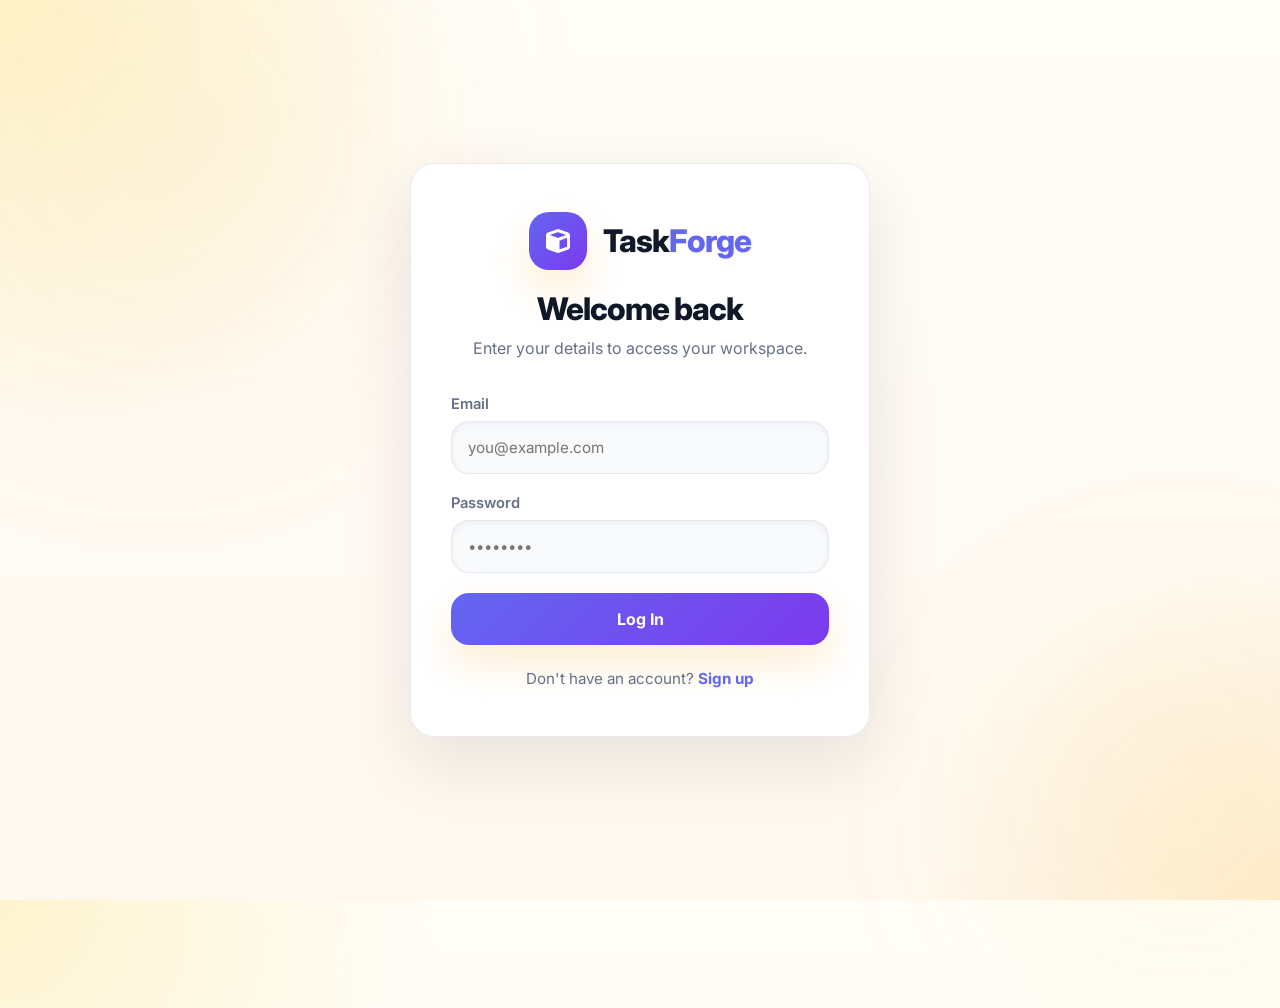
<file: index.html>
<!DOCTYPE html>
<html lang="en">

<head>
    <meta charset="UTF-8">
    <meta name="viewport" content="width=device-width, initial-scale=1.0">
    <title>Dashboard - TaskForge</title>
    <link rel="stylesheet" href="styles.css">
    <link rel="stylesheet" href="https://cdnjs.cloudflare.com/ajax/libs/font-awesome/6.4.0/css/all.min.css">
    <link href="https://fonts.googleapis.com/css2?family=Inter:wght@400;500;600;700&display=swap" rel="stylesheet">
</head>

<body class="light-theme">
    <div id="loader" class="loader-overlay">
        <div class="spinner"></div>
    </div>

    <!-- App Layout Container -->
    <div class="app-layout">

        <!-- Sidebar -->
        <aside class="sidebar" id="sidebar">
            <div class="sidebar-header">
                <a href="index.html" class="brand taskforge-logo">
                    <i class="fas fa-cube brand-icon logo-accent"></i>
                    <span class="logo-text">Task<span class="logo-bold">Forge</span></span>
                </a>
                <button class="mobile-close" id="mobileCloseBtn">
                    <i class="fas fa-times"></i>
                </button>
            </div>

            <nav class="sidebar-nav">
                <div class="nav-section">
                    <span class="nav-section-title">Views</span>
                    <a href="#" class="nav-item active" data-filter="all">
                        <i class="fas fa-inbox"></i> Dashboard
                    </a>
                    <a href="#" class="nav-item" data-filter="active">
                        <i class="fas fa-tasks"></i> Active Tasks
                    </a>
                    <a href="#" class="nav-item" data-filter="important">
                        <i class="fas fa-star"></i> Important
                    </a>
                    <a href="#" class="nav-item" data-filter="completed">
                        <i class="fas fa-check-circle"></i> Completed
                    </a>
                </div>
            </nav>

            <div class="sidebar-footer">
                <a href="#" class="nav-item" id="settingsBtn">
                    <i class="fas fa-cog"></i> Settings
                </a>
                <a href="#" class="nav-item text-danger" id="logoutBtn">
                    <i class="fas fa-sign-out-alt"></i> Logout
                </a>
            </div>
        </aside>

        <!-- Main Content Area -->
        <main class="main-content">
            <!-- Sticky Header -->
            <header class="top-header">
                <div class="header-left">
                    <button class="mobile-toggle" id="mobileToggleBtn">
                        <i class="fas fa-bars"></i>
                    </button>
                    <h1 class="page-title" id="pageTitle">Dashboard</h1>
                </div>
                <div class="header-right">
                    <button id="headerThemeToggle" class="icon-btn" aria-label="Toggle Theme">
                        <i class="fas fa-moon"></i>
                    </button>
                    <div class="user-profile" id="profileDropdownBtn" role="button" aria-haspopup="menu" aria-expanded="false" style="cursor: pointer; position: relative;">
                        <div class="avatar">
                            <span id="userInitial">U</span>
                        </div>
                        
                        <!-- Profile Dropdown -->
                        <div class="profile-dropdown hidden" id="profileDropdown">
                            <div class="dropdown-header">
                                <strong id="dropdownName">User</strong>
                                <span id="dropdownEmail">user@example.com</span>
                            </div>
                            <div class="dropdown-divider"></div>
                            <button class="dropdown-item" id="dropdownSettingsBtn">
                                <i class="fas fa-cog"></i> Settings
                            </button>
                            <button class="dropdown-item text-danger" id="dropdownLogoutBtn">
                                <i class="fas fa-sign-out-alt"></i> Log Out
                            </button>
                        </div>
                    </div>
                </div>
            </header>

            <div id="welcomePage" class="welcome-overlay hidden">
                <div class="welcome-card">
                    <div class="welcome-header">
                        <div class="welcome-badge"><i class="fas fa-hand-sparkles"></i></div>
                        <div>
                            <h2>Welcome back, <span id="welcomeUserName">User</span>!</h2>
                            <p>Here's your TaskForge dashboard. Let’s get productive.</p>
                        </div>
                    </div>
                    <div class="welcome-stats">
                        <div>
                            <span id="welcomeTotal">0</span>
                            <p>Total tasks</p>
                        </div>
                        <div>
                            <span id="welcomePending">0</span>
                            <p>Pending</p>
                        </div>
                        <div>
                            <span id="welcomeComplete">0</span>
                            <p>Completed</p>
                        </div>
                    </div>
                    <p class="welcome-copy">You can manage tasks, set priorities, and track progress from your dashboard. Ready to dive in?</p>
                    <button id="welcomeStartBtn" class="primary-btn">Go to dashboard</button>
                </div>
            </div>

            <div class="content-scrollable">
                <!-- ONBOARDING STATE -->
                <div id="onboardingState" class="onboarding-container hidden">
                    <div class="onboarding-illustration" style="text-align: center; margin-top: 2rem;">
                        <i class="fas fa-rocket text-accent" style="font-size: 5rem; margin-bottom: 1.5rem; filter: drop-shadow(0 4px 6px rgba(99, 102, 241, 0.4));"></i>
                        <h2 style="font-size: 2.2rem; margin-bottom: 1rem; color: var(--text-primary);">Welcome to your workspace</h2>
                        <p style="color: var(--text-secondary); max-width: 500px; margin: 0 auto 3rem; font-size: 1.1rem; line-height: 1.6;">Get started by adding your first task. Here are a few tips to maximize your productivity and stay organized.</p>
                    </div>
                    
                    <div class="tips-grid" style="display: grid; grid-template-columns: repeat(auto-fit, minmax(250px, 1fr)); gap: 1.5rem; margin-bottom: 3rem;">
                        <div class="tip-card" style="background: var(--bg-surface); padding: 1.5rem; border-radius: var(--radius-md); border: 1px solid var(--border-color); box-shadow: var(--shadow-sm);">
                            <div class="tip-icon" style="margin-bottom: 1rem; font-size: 1.5rem;"><i class="fas fa-star text-orange"></i></div>
                            <h4>Mark Important</h4>
                            <p style="color: var(--text-secondary); font-size: 0.9rem; margin-top: 0.5rem; line-height: 1.5;">Set a task to High Priority to have it highlighted in red and accessible from the Important view.</p>
                        </div>
                        <div class="tip-card" style="background: var(--bg-surface); padding: 1.5rem; border-radius: var(--radius-md); border: 1px solid var(--border-color); box-shadow: var(--shadow-sm);">
                            <div class="tip-icon" style="margin-bottom: 1rem; font-size: 1.5rem;"><i class="fas fa-arrows-alt text-blue"></i></div>
                            <h4>Reorder Tasks</h4>
                            <p style="color: var(--text-secondary); font-size: 0.9rem; margin-top: 0.5rem; line-height: 1.5;">Drag and drop tasks in the default dashboard view to organize them exactly how you want.</p>
                        </div>
                        <div class="tip-card" style="background: var(--bg-surface); padding: 1.5rem; border-radius: var(--radius-md); border: 1px solid var(--border-color); box-shadow: var(--shadow-sm);">
                            <div class="tip-icon" style="margin-bottom: 1rem; font-size: 1.5rem;"><i class="fas fa-chart-pie text-green"></i></div>
                            <h4>Track Progress</h4>
                            <p style="color: var(--text-secondary); font-size: 0.9rem; margin-top: 0.5rem; line-height: 1.5;">Watch your completion ring fill up as you check off tasks throughout the day.</p>
                        </div>
                    </div>
                    
                    <div style="text-align: center;">
                        <button class="primary-btn" id="onboardingAddBtn" style="padding: 1rem 2.5rem; font-size: 1.1rem; border-radius: 50px; box-shadow: var(--shadow-lg);">
                            <i class="fas fa-plus"></i> Create your first task
                        </button>
                    </div>
                </div>

                <div id="dashboardContent">
                <!-- Greeting & Overview -->
                <section class="overview-section" id="overviewSection">
                    <div class="greeting">
                        <h2 id="greetingText">Good morning!</h2>
                        <p class="subtitle">Here's a summary of your tasks today.</p>
                    </div>

                    <div class="stats-grid">
                        <div class="stat-card">
                            <div class="stat-icon bg-blue"><i class="fas fa-list"></i></div>
                            <div class="stat-info">
                                <span class="stat-value" id="statTotal">0</span>
                                <span class="stat-label">Total Tasks</span>
                            </div>
                        </div>
                        <div class="stat-card">
                            <div class="stat-icon bg-orange"><i class="fas fa-clock"></i></div>
                            <div class="stat-info">
                                <span class="stat-value" id="statPending">0</span>
                                <span class="stat-label">Pending</span>
                            </div>
                        </div>
                        <div class="stat-card">
                            <div class="stat-icon bg-green"><i class="fas fa-check"></i></div>
                            <div class="stat-info">
                                <span class="stat-value" id="statCompleted">0</span>
                                <span class="stat-label">Completed</span>
                            </div>
                        </div>
                        <!-- Progress Ring Card -->
                        <div class="stat-card progress-card">
                            <div class="progress-ring-container">
                                <svg class="progress-ring" width="50" height="50">
                                    <circle class="progress-ring-circle-bg" stroke-width="4" fill="transparent" r="21"
                                        cx="25" cy="25" />
                                    <circle class="progress-ring-circle" id="progressRing" stroke-width="4"
                                        fill="transparent" r="21" cx="25" cy="25" />
                                </svg>
                                <span class="progress-text" id="progressText">0%</span>
                            </div>
                            <div class="stat-info">
                                <span class="stat-label">Completion</span>
                            </div>
                        </div>
                    </div>
                </section>

                <!-- Tasks Header -->
                <div class="tasks-header">
                    <h3 id="taskListTitle">Your Tasks</h3>
                    <div class="actions-wrapper">
                        <select id="sortSelect" class="text-btn outline-btn" aria-label="Sort Tasks">
                            <option value="default">Default Sort</option>
                            <option value="priority-desc">High Priority First</option>
                            <option value="priority-asc">Low Priority First</option>
                        </select>
                        <button id="clearCompletedBtn" class="text-btn danger-btn">Clear Completed</button>
                    </div>
                </div>

                <!-- Tasks Container -->
                <div class="tasks-container">
                    <div id="emptyState" class="empty-state hidden">
                        <div class="empty-illustration">
                            <i class="fas fa-clipboard-check"></i>
                        </div>
                        <h3>All caught up!</h3>
                        <p>You have no tasks here. Enjoy your day or add a new task.</p>
                        <button class="primary-btn mt-3" id="emptyAddBtn">Add Task</button>
                    </div>

                    <ul class="task-grid" id="taskList">
                        <!-- Tasks mapped here -->
                    </ul>
                </div>
                </div> <!-- End dashboardContent -->
            </div>

            <!-- Floating Action Button -->
            <button class="fab" id="fabAddBtn" aria-label="Add new task">
                <i class="fas fa-plus"></i>
            </button>
        </main>
    </div>

    <!-- Modals -->
    <!-- Add/Edit Task Modal -->
    <div id="taskModal" class="modal-overlay hidden" aria-hidden="true">
        <div class="modal-content glass-panel">
            <div class="modal-header">
                <h3 id="taskModalTitle">Create New Task</h3>
                <button class="close-btn modal-close"><i class="fas fa-times"></i></button>
            </div>
            <div class="modal-body">
                <div class="form-group">
                    <label for="taskInput">Task Description</label>
                    <input type="text" id="taskInput" class="form-input" placeholder="What needs to be done?"
                        autocomplete="off">
                </div>
                <div class="form-row">
                    <div class="form-group flex-1">
                        <label for="dueDateInput">Due Date</label>
                        <input type="date" id="dueDateInput" class="form-input">
                    </div>
                    <div class="form-group flex-1">
                        <label for="priorityInput">Priority</label>
                        <select id="priorityInput" class="form-input">
                            <option value="low">Low</option>
                            <option value="medium" selected>Medium</option>
                            <option value="high">High</option>
                        </select>
                    </div>
                </div>
            </div>
            <div class="modal-footer">
                <button class="secondary-btn modal-close">Cancel</button>
                <button id="saveTaskBtn" class="primary-btn">Save Task</button>
            </div>
        </div>
    </div>

    <!-- Settings Modal -->
    <div id="settingsModal" class="modal-overlay hidden" aria-hidden="true">
        <div class="modal-content glass-panel settings-panel">
            <div class="modal-header">
                <h3>Settings</h3>
                <button class="close-btn settings-close"><i class="fas fa-times"></i></button>
            </div>
            <div class="modal-body">
                <div class="settings-section">
                    <h4>Appearance</h4>
                    <div class="setting-item">
                        <div class="setting-info">
                            <span>Dark Mode</span>
                            <small>Toggle dark/light theme</small>
                        </div>
                        <label class="toggle-switch">
                            <input type="checkbox" id="settingsThemeToggle">
                            <span class="slider round"></span>
                        </label>
                    </div>
                </div>
                <div class="settings-section">
                    <h4>Notifications</h4>
                    <div class="setting-item">
                        <div class="setting-info">
                            <span>Push Notifications</span>
                            <small>Get notified about due tasks</small>
                        </div>
                        <label class="toggle-switch">
                            <input type="checkbox" id="notifyToggle" checked>
                            <span class="slider round"></span>
                        </label>
                    </div>
                </div>
                <div class="settings-section">
                    <h4>Account Profile</h4>
                    <div class="profile-info">
                        <div class="avatar lg"><span id="settingsInitial">U</span></div>
                        <div class="profile-details">
                            <strong id="profileEmail">demo@example.com</strong>
                            <span class="badge">Pro Plan</span>
                        </div>
                    </div>
                </div>
            </div>
        </div>
    </div>

    <!-- Delete Confirmation Modal -->
    <div id="deleteModal" class="modal-overlay hidden" aria-hidden="true">
        <div class="modal-content glass-panel mini">
            <h3>Delete Task</h3>
            <p>Are you sure you want to delete this task? This action cannot be undone.</p>
            <div class="modal-actions mt-4">
                <button id="cancelDeleteBtn" class="secondary-btn">Cancel</button>
                <button id="confirmDeleteBtn" class="danger-btn">Delete</button>
            </div>
        </div>
    </div>

    <script src="app.js"></script>
</body>

</html>
</file>
<file: styles.css>
:root {
    /* Linear/Notion Minimal Color Palette */
    --hue: 220;

    /* Light Theme */
    --bg-base: #f8f9fa;
    --bg-surface: #ffffff;
    --bg-elevated: #ffffff;
    --bg-hover: #f1f3f5;

    --text-primary: #111827;
    --text-secondary: #4b5563;
    --text-tertiary: #9ca3af;

    --border-color: #e5e7eb;
    --border-light: #f3f4f6;

    --accent-color: #f59e0b;
    /* Yellow */
    --accent-hover: #d97706;
    --accent-light: #fef3c7;

    /* Status Colors */
    --danger: #ef4444;
    --danger-bg: #fee2e2;
    --success: #10b981;
    --success-bg: #d1fae5;
    --warning: #f59e0b;
    --warning-bg: #fef3c7;

    /* Layout */
    --sidebar-width: 260px;
    --header-height: 64px;

    /* Borders & Shadows */
    --radius-sm: 6px;
    --radius-md: 10px;
    --radius-lg: 16px;
    --radius-full: 9999px;

    --shadow-sm: 0 1px 2px 0 rgba(0, 0, 0, 0.05);
    --shadow-md: 0 4px 6px -1px rgba(0, 0, 0, 0.05), 0 2px 4px -1px rgba(0, 0, 0, 0.03);
    --shadow-lg: 0 10px 15px -3px rgba(0, 0, 0, 0.05), 0 4px 6px -2px rgba(0, 0, 0, 0.03);
    --shadow-xl: 0 20px 25px -5px rgba(0, 0, 0, 0.1), 0 10px 10px -5px rgba(0, 0, 0, 0.04);

    --glass-bg: rgba(255, 255, 255, 0.85);
    --glass-border: rgba(255, 255, 255, 0.4);

    --transition: all 0.25s cubic-bezier(0.2, 0.8, 0.2, 1);
    --transition-fast: all 0.15s cubic-bezier(0.2, 0.8, 0.2, 1);
}

body.dark-theme {
    --bg-base: #0f1115;
    --bg-surface: #16181d;
    --bg-elevated: #1e2128;
    --bg-hover: #252830;

    --text-primary: #f9fafb;
    --text-secondary: #9ca3af;
    --text-tertiary: #6b7280;

    --border-color: #2d3139;
    --border-light: #1e2128;

    --accent-light: #3730a3;

    --danger-bg: rgba(239, 68, 68, 0.15);
    --success-bg: rgba(16, 185, 129, 0.15);
    --warning-bg: rgba(245, 158, 11, 0.15);

    --shadow-sm: 0 1px 2px 0 rgba(0, 0, 0, 0.5);
    --shadow-md: 0 4px 6px -1px rgba(0, 0, 0, 0.4);
    --shadow-lg: 0 10px 15px -3px rgba(0, 0, 0, 0.5);
    --shadow-xl: 0 20px 25px -5px rgba(0, 0, 0, 0.6);

    --glass-bg: rgba(22, 24, 29, 0.85);
    --glass-border: rgba(255, 255, 255, 0.05);
}

* {
    margin: 0;
    padding: 0;
    box-sizing: border-box;
}

body {
    font-family: 'Inter', sans-serif;
    background-color: var(--bg-base);
    color: var(--text-primary);
    -webkit-font-smoothing: antialiased;
    overflow: hidden;
}

/* Base Elements */
a {
    text-decoration: none;
    color: inherit;
}

button {
    font-family: inherit;
}

.hidden {
    display: none !important;
}

ul {
    list-style: none;
}

.mt-3 {
    margin-top: 1rem;
}

.mt-4 {
    margin-top: 1.5rem;
}

.flex-1 {
    flex: 1;
}

/* Loader */
.loader-overlay {
    position: fixed;
    top: 0;
    left: 0;
    width: 100%;
    height: 100%;
    background: var(--bg-base);
    display: flex;
    justify-content: center;
    align-items: center;
    z-index: 9999;
    transition: opacity 0.4s ease, visibility 0.4s ease;
}

.loader-overlay.hidden {
    opacity: 0;
    visibility: hidden;
    pointer-events: none;
}

.spinner {
    width: 32px;
    height: 32px;
    border: 3px solid var(--border-color);
    border-top-color: var(--accent-color);
    border-radius: 50%;
    animation: spin 0.8s linear infinite;
}

@keyframes spin {
    to {
        transform: rotate(360deg);
    }
}

/* App Layout */
.app-layout {
    display: flex;
    height: 100vh;
    width: 100vw;
}

/* Sidebar */
.sidebar {
    width: var(--sidebar-width);
    background-color: var(--bg-surface);
    border-right: 1px solid var(--border-color);
    display: flex;
    flex-direction: column;
    transition: transform 0.3s ease;
    z-index: 50;
}

.sidebar-header {
    height: var(--header-height);
    display: flex;
    align-items: center;
    justify-content: space-between;
    padding: 0 1.5rem;
    border-bottom: 1px solid var(--border-light);
}

.brand {
    display: flex;
    align-items: center;
    gap: 0.75rem;
    font-weight: 700;
    font-size: 1.2rem;
    color: var(--text-primary);
}

.brand-icon {
    color: var(--accent-color);
}

.mobile-close {
    display: none;
    background: none;
    border: none;
    color: var(--text-secondary);
    font-size: 1.2rem;
    cursor: pointer;
}

.sidebar-nav {
    flex: 1;
    padding: 1.5rem 1rem;
    overflow-y: auto;
}

.nav-section {
    margin-bottom: 2rem;
}

.nav-section-title {
    display: block;
    font-size: 0.75rem;
    font-weight: 600;
    color: var(--text-tertiary);
    text-transform: uppercase;
    letter-spacing: 0.05em;
    margin-bottom: 0.75rem;
    padding-left: 0.75rem;
}

.nav-item {
    display: flex;
    align-items: center;
    gap: 0.75rem;
    padding: 0.6rem 0.75rem;
    border-radius: var(--radius-sm);
    color: var(--text-secondary);
    font-weight: 500;
    font-size: 0.95rem;
    transition: var(--transition);
    margin-bottom: 0.25rem;
}

.nav-item i {
    width: 18px;
    text-align: center;
}

.nav-item:hover {
    background-color: var(--bg-hover);
    color: var(--text-primary);
}

.nav-item.active {
    background-color: var(--accent-light);
    color: var(--accent-color);
    font-weight: 600;
}

.nav-item.text-danger:hover {
    background-color: var(--danger-bg);
    color: var(--danger);
}

.sidebar-footer {
    padding: 1rem;
    border-top: 1px solid var(--border-color);
}

/* Main Content Area */
.main-content {
    flex: 1;
    display: flex;
    flex-direction: column;
    min-width: 0;
    /* Important for flex children truncating */
    background-color: var(--bg-base);
    position: relative;
}

/* Sticky Header */
.top-header {
    height: var(--header-height);
    display: flex;
    align-items: center;
    justify-content: space-between;
    padding: 0 2rem;
    background: var(--glass-bg);
    backdrop-filter: blur(12px);
    -webkit-backdrop-filter: blur(12px);
    border-bottom: 1px solid var(--border-color);
    position: sticky;
    top: 0;
    z-index: 40;
}

.header-left {
    display: flex;
    align-items: center;
    gap: 1rem;
}

.mobile-toggle {
    display: none;
    background: none;
    border: none;
    color: var(--text-secondary);
    font-size: 1.2rem;
    cursor: pointer;
}

.page-title {
    font-size: 1.1rem;
    font-weight: 600;
}

.header-right {
    display: flex;
    align-items: center;
    gap: 1rem;
}

.icon-btn {
    background: none;
    border: none;
    color: var(--text-secondary);
    width: 36px;
    height: 36px;
    border-radius: var(--radius-full);
    cursor: pointer;
    transition: var(--transition);
    display: grid;
    place-items: center;
}

.icon-btn:hover {
    background-color: var(--bg-hover);
    color: var(--text-primary);
}

.avatar {
    width: 32px;
    height: 32px;
    background: linear-gradient(135deg, var(--accent-color), #fde68a);
    color: white;
    border-radius: var(--radius-full);
    display: grid;
    place-items: center;
    font-weight: 600;
    font-size: 0.85rem;
}

.avatar.lg {
    width: 48px;
    height: 48px;
    font-size: 1.2rem;
}

/* Profile Dropdown */
.profile-dropdown {
    position: absolute;
    top: calc(100% + 0.5rem);
    right: 0;
    width: 220px;
    background: var(--bg-surface);
    border: 1px solid var(--border-color);
    border-radius: var(--radius-md);
    box-shadow: var(--shadow-lg);
    padding: 0.5rem 0;
    z-index: 50;
    animation: dropdownFadeIn 0.2s cubic-bezier(0.2, 0.8, 0.2, 1);
    transform-origin: top right;
}

@keyframes dropdownFadeIn {
    from { opacity: 0; transform: scale(0.95); }
    to { opacity: 1; transform: scale(1); }
}

.welcome-overlay {
    position: fixed;
    inset: 0;
    background: rgba(15, 23, 42, 0.65);
    display: flex;
    justify-content: center;
    align-items: center;
    padding: 2rem;
    z-index: 100;
}

.welcome-card {
    width: min(100%, 520px);
    background: var(--bg-surface);
    border: 1px solid var(--border-color);
    border-radius: var(--radius-lg);
    box-shadow: var(--shadow-xl);
    padding: 2rem;
    animation: popIn 0.25s ease;
}

@keyframes popIn {
    from { opacity: 0; transform: translateY(16px) scale(0.98); }
    to { opacity: 1; transform: translateY(0) scale(1); }
}

.welcome-header {
    display: flex;
    align-items: center;
    gap: 1rem;
    margin-bottom: 1.75rem;
}

.welcome-badge {
    width: 54px;
    height: 54px;
    border-radius: 18px;
    background: linear-gradient(135deg, rgba(99, 102, 241, 0.2), rgba(129, 140, 248, 0.2));
    display: grid;
    place-items: center;
    color: var(--accent-color);
    font-size: 1.35rem;
}

.welcome-header h2 {
    font-size: 1.75rem;
    margin-bottom: 0.3rem;
}

.welcome-header p {
    color: var(--text-secondary);
}

.welcome-stats {
    display: grid;
    grid-template-columns: repeat(3, minmax(0, 1fr));
    gap: 1rem;
    margin-bottom: 1.5rem;
}

.welcome-stats div {
    background: var(--bg-base);
    border-radius: var(--radius-md);
    padding: 1rem;
    text-align: center;
}

.welcome-stats span {
    display: block;
    font-size: 1.7rem;
    font-weight: 700;
    margin-bottom: 0.25rem;
}

.welcome-stats p {
    color: var(--text-secondary);
    font-size: 0.9rem;
}

.welcome-copy {
    color: var(--text-secondary);
    margin-bottom: 1.5rem;
    line-height: 1.6;
}

.dropdown-header {
    padding: 0.5rem 1rem 0.75rem;
    display: flex;
    flex-direction: column;
}
.dropdown-header strong { font-size: 0.95rem; }
.dropdown-header span { font-size: 0.8rem; color: var(--text-tertiary); overflow: hidden; text-overflow: ellipsis; }

.dropdown-divider {
    height: 1px;
    background: var(--border-color);
    margin: 0.25rem 0;
}

.dropdown-item {
    display: flex;
    align-items: center;
    gap: 0.75rem;
    width: 100%;
    padding: 0.6rem 1rem;
    background: none;
    border: none;
    text-align: left;
    color: var(--text-secondary);
    font-size: 0.9rem;
    cursor: pointer;
    transition: var(--transition-fast);
}
.dropdown-item:hover {
    background: var(--bg-hover);
    color: var(--text-primary);
}
.dropdown-item.text-danger:hover {
    color: var(--danger);
    background: var(--danger-bg);
}
/* Scrollable Content */
.content-scrollable {
    flex: 1;
    overflow-y: auto;
    padding: 2rem;
    padding-bottom: 6rem;
    /* Space for FAB */
}

/* Dashboard Overview Section */
.overview-section {
    margin-bottom: 3rem;
    animation: fadeIn 0.5s ease;
}

@keyframes fadeIn {
    from {
        opacity: 0;
        transform: translateY(10px);
    }

    to {
        opacity: 1;
        transform: translateY(0);
    }
}

.greeting {
    margin-bottom: 1.5rem;
}

.greeting h2 {
    font-size: 1.8rem;
    font-weight: 700;
    margin-bottom: 0.25rem;
}

.greeting p {
    color: var(--text-secondary);
}

.stats-grid {
    display: grid;
    grid-template-columns: repeat(auto-fit, minmax(200px, 1fr));
    gap: 1.5rem;
}

.stat-card {
    background: var(--bg-surface);
    border: 1px solid var(--border-color);
    border-radius: var(--radius-md);
    padding: 1.25rem;
    display: flex;
    align-items: center;
    gap: 1rem;
    box-shadow: var(--shadow-sm);
    transition: var(--transition);
}

.stat-card:hover {
    transform: translateY(-2px);
    box-shadow: var(--shadow-md);
}

.stat-icon {
    width: 48px;
    height: 48px;
    border-radius: var(--radius-sm);
    display: grid;
    place-items: center;
    font-size: 1.25rem;
}

.bg-blue {
    background-color: rgba(245, 158, 11, 0.12);
    color: #f59e0b;
}

.bg-orange {
    background-color: rgba(249, 115, 22, 0.1);
    color: #f97316;
}

.bg-green {
    background-color: rgba(16, 185, 129, 0.1);
    color: #10b981;
}

.stat-info {
    display: flex;
    flex-direction: column;
}

.stat-value {
    font-size: 1.5rem;
    font-weight: 700;
    color: var(--text-primary);
    line-height: 1.2;
}

.stat-label {
    font-size: 0.85rem;
    color: var(--text-secondary);
    font-weight: 500;
}

/* Progress Ring */
.progress-card {
    gap: 1rem;
}

.progress-ring-container {
    position: relative;
    width: 50px;
    height: 50px;
}

.progress-ring-circle-bg {
    stroke: var(--border-color);
}

.progress-ring-circle {
    stroke: var(--accent-color);
    stroke-dasharray: 131.95;
    stroke-dashoffset: 131.95;
    stroke-linecap: round;
    transition: stroke-dashoffset 0.8s ease-in-out;
    transform: rotate(-90deg);
    transform-origin: 50% 50%;
}

.progress-text {
    position: absolute;
    top: 50%;
    left: 50%;
    transform: translate(-50%, -50%);
    font-size: 0.75rem;
    font-weight: 700;
    color: var(--text-primary);
}

/* Tasks Header */
.tasks-header {
    display: flex;
    justify-content: space-between;
    align-items: center;
    margin-bottom: 1.5rem;
}

.tasks-header h3 {
    font-size: 1.2rem;
    font-weight: 600;
}

.actions-wrapper {
    display: flex;
    gap: 0.5rem;
    align-items: center;
}

/* Buttons */
.text-btn {
    background: none;
    border: none;
    color: var(--text-secondary);
    font-size: 0.9rem;
    font-weight: 500;
    cursor: pointer;
    padding: 0.5rem 0.75rem;
    border-radius: var(--radius-sm);
    transition: var(--transition);
}

.text-btn:hover {
    background-color: var(--bg-hover);
    color: var(--text-primary);
}

.outline-btn {
    border: 1px solid var(--border-color);
    background: var(--bg-surface);
}

.danger-btn {
    background: var(--bg-hover);
    color: var(--danger);
    border: none;
    padding: 0.6rem 1.2rem;
    border-radius: var(--radius-sm);
    font-weight: 500;
    font-size: 0.95rem;
    cursor: pointer;
    transition: var(--transition);
}

.danger-btn:hover {
    background-color: var(--danger-bg);
    color: var(--danger);
    border-color: transparent;
}

.btn {
    font-weight: 500;
    transition: var(--transition-fast);
}
.btn:active, .primary-btn:active, .action-btn:active, .icon-btn:active, .fab:active {
    transform: scale(0.95);
}

.primary-btn {
    background: var(--accent-color);
    color: white;
    border: none;
    padding: 0.6rem 1.2rem;
    border-radius: var(--radius-sm);
    font-weight: 500;
    font-size: 0.95rem;
    cursor: pointer;
    transition: var(--transition);
    box-shadow: var(--shadow-sm);
}

.primary-btn:hover {
    background: var(--accent-hover);
    box-shadow: var(--shadow-md);
    transform: translateY(-1px);
}

.secondary-btn {
    background: var(--bg-hover);
    color: var(--text-primary);
    border: none;
    padding: 0.6rem 1.2rem;
    border-radius: var(--radius-sm);
    font-weight: 500;
    font-size: 0.95rem;
    cursor: pointer;
    transition: var(--transition);
}

.secondary-btn:hover {
    background: var(--border-color);
}

select.text-btn {
    appearance: none;
    -webkit-appearance: none;
    padding-right: 1.5rem;
    background-image: url("data:image/svg+xml,%3Csvg xmlns='http://www.w3.org/2000/svg' fill='none' viewBox='0 0 24 24' stroke='%236b7280'%3E%3Cpath stroke-linecap='round' stroke-linejoin='round' stroke-width='2' d='M19 9l-7 7-7-7'%3E%3C/path%3E%3C/svg%3E");
    background-repeat: no-repeat;
    background-position: right 0.5rem center;
    background-size: 1rem;
}

/* Task Grid / List */
.task-grid {
    display: grid;
    grid-template-columns: 1fr;
    gap: 0.75rem;
}

/* Task Cards */
.task-item {
    background: var(--bg-surface);
    border: 1px solid var(--border-color);
    border-radius: var(--radius-md);
    padding: 1rem 1.25rem;
    display: flex;
    align-items: center;
    gap: 1rem;
    transition: var(--transition);
    position: relative;
    overflow: hidden;
}

.task-item::before {
    content: '';
    position: absolute;
    left: 0;
    top: 0;
    bottom: 0;
    width: 4px;
    background-color: transparent;
}

.task-item.priority-high::before {
    background-color: var(--danger);
}

.task-item.priority-medium::before {
    background-color: var(--warning);
}

.task-item.priority-low::before {
    background-color: var(--success);
}

.task-item:hover {
    box-shadow: var(--shadow-md);
    border-color: var(--border-color);
    transform: translateY(-2px);
}

.task-item.draggable-item:active {
    cursor: grabbing;
    transform: scale(0.99);
}

.task-item.dragging {
    opacity: 0.5;
}

.checkbox-wrapper {
    width: 20px;
    height: 20px;
    flex-shrink: 0;
}

.task-checkbox {
    appearance: none;
    -webkit-appearance: none;
    width: 20px;
    height: 20px;
    border: 2px solid var(--text-tertiary);
    border-radius: 50%;
    cursor: pointer;
    transition: var(--transition);
    display: grid;
    place-content: center;
    margin: 0;
}

.task-checkbox::before {
    content: "";
    width: 10px;
    height: 10px;
    transform: scale(0);
    transition: 0.2s transform ease-in-out;
    box-shadow: inset 1em 1em white;
    background-color: white;
    clip-path: polygon(14% 44%, 0 65%, 50% 100%, 100% 16%, 80% 0%, 43% 62%);
}

.task-checkbox:hover {
    border-color: var(--accent-color);
}

.task-checkbox:checked {
    background: var(--accent-color);
    border-color: var(--accent-color);
}

.task-checkbox:checked::before {
    transform: scale(1);
}

.task-content-wrapper {
    flex: 1;
    display: flex;
    flex-direction: column;
    gap: 0.4rem;
}

.task-content {
    font-size: 1rem;
    font-weight: 500;
    color: var(--text-primary);
    word-break: break-word;
}

.task-meta {
    display: flex;
    gap: 0.5rem;
    flex-wrap: wrap;
}

.badge {
    font-size: 0.7rem;
    font-weight: 600;
    padding: 0.2rem 0.5rem;
    border-radius: var(--radius-full);
    display: inline-flex;
    align-items: center;
    gap: 4px;
}

.badge-due {
    background: var(--bg-hover);
    color: var(--text-secondary);
}

.badge-due.overdue {
    background: var(--danger-bg);
    color: var(--danger);
}

.badge-due.today {
    background: var(--warning-bg);
    color: var(--warning);
}

.task-actions {
    display: flex;
    gap: 0.25rem;
    opacity: 0;
    transition: var(--transition);
}

.task-item:hover .task-actions {
    opacity: 1;
}

.action-btn {
    background: none;
    border: none;
    color: var(--text-tertiary);
    width: 32px;
    height: 32px;
    border-radius: var(--radius-sm);
    cursor: pointer;
    transition: var(--transition);
    display: grid;
    place-items: center;
    font-size: 0.9rem;
}

.edit-btn:hover {
    background: var(--bg-hover);
    color: var(--accent-color);
}

.delete-btn:hover {
    background: var(--danger-bg);
    color: var(--danger);
}

/* Edit input */
.edit-input {
    flex: 1;
    padding: 0.5rem;
    border: 1px solid var(--accent-color);
    border-radius: var(--radius-sm);
    font-family: inherit;
    font-size: 1rem;
    background: var(--bg-base);
    color: var(--text-primary);
    outline: none;
    box-shadow: 0 0 0 3px var(--accent-light);
}

.task-item.completed {
    opacity: 0.7;
}

.task-item.completed .task-content {
    text-decoration: line-through;
    color: var(--text-tertiary);
}

.task-item.completed::before {
    background-color: var(--border-color);
}

/* Empty State */
.empty-state {
    text-align: center;
    padding: 4rem 2rem;
    color: var(--text-secondary);
}

.empty-state.hidden {
    display: none;
}

.empty-illustration {
    font-size: 4rem;
    color: var(--text-tertiary);
    margin-bottom: 1rem;
    opacity: 0.5;
}

.empty-state h3 {
    color: var(--text-primary);
    font-size: 1.25rem;
    margin-bottom: 0.5rem;
}

/* FAB */
.fab {
    position: fixed;
    bottom: 2rem;
    right: 2rem;
    width: 56px;
    height: 56px;
    border-radius: 50%;
    background: var(--accent-color);
    color: white;
    border: none;
    font-size: 1.5rem;
    cursor: pointer;
    box-shadow: var(--shadow-lg);
    display: grid;
    place-items: center;
    transition: var(--transition);
    z-index: 30;
}

.fab:hover {
    background: var(--accent-hover);
    transform: translateY(-4px) scale(1.05);
    box-shadow: var(--shadow-xl);
}

/* Modals */
.modal-overlay {
    position: fixed;
    top: 0;
    left: 0;
    right: 0;
    bottom: 0;
    background: rgba(0, 0, 0, 0.4);
    backdrop-filter: blur(4px);
    -webkit-backdrop-filter: blur(4px);
    display: flex;
    justify-content: center;
    align-items: center;
    z-index: 1000;
    padding: 1rem;
    opacity: 1;
    visibility: visible;
    transition: var(--transition);
}

.modal-overlay.hidden {
    opacity: 0;
    visibility: hidden;
    pointer-events: none;
}

.glass-panel {
    background: var(--bg-elevated);
    border: 1px solid var(--border-color);
    box-shadow: var(--shadow-xl);
    border-radius: var(--radius-lg);
}

.modal-content {
    width: 100%;
    max-width: 500px;
    transform: translateY(0) scale(1);
    transition: var(--transition);
}

.modal-overlay.hidden .modal-content {
    transform: translateY(20px) scale(0.95);
}

.modal-content.mini {
    max-width: 400px;
    padding: 2rem;
    text-align: center;
}

.modal-header {
    display: flex;
    justify-content: space-between;
    align-items: center;
    padding: 1.5rem;
    border-bottom: 1px solid var(--border-light);
}

.modal-header h3 {
    font-size: 1.25rem;
    font-weight: 600;
}

.close-btn {
    background: none;
    border: none;
    color: var(--text-tertiary);
    font-size: 1.2rem;
    cursor: pointer;
    transition: var(--transition);
}

.close-btn:hover {
    color: var(--text-primary);
}

.modal-body {
    padding: 1.5rem;
}

.form-group {
    margin-bottom: 1.25rem;
    text-align: left;
}

.form-group label {
    display: block;
    margin-bottom: 0.5rem;
    font-size: 0.85rem;
    font-weight: 500;
    color: var(--text-secondary);
}

.form-input {
    width: 100%;
    padding: 0.75rem 1rem;
    border: 1px solid var(--border-color);
    border-radius: var(--radius-sm);
    font-family: inherit;
    font-size: 0.95rem;
    background: var(--bg-base);
    color: var(--text-primary);
    transition: var(--transition);
}

.form-input:focus {
    outline: none;
    border-color: var(--accent-color);
    box-shadow: 0 0 0 3px var(--accent-light);
}

.form-row {
    display: flex;
    gap: 1rem;
}

.modal-footer {
    padding: 1.25rem 1.5rem;
    border-top: 1px solid var(--border-light);
    display: flex;
    justify-content: flex-end;
    gap: 1rem;
    background: var(--bg-base);
    border-bottom-left-radius: var(--radius-lg);
    border-bottom-right-radius: var(--radius-lg);
}

/* Settings Modal Elements */
.settings-section {
    margin-bottom: 1.5rem;
    text-align: left;
    border-bottom: 1px solid var(--border-light);
    padding-bottom: 1.5rem;
}

.settings-section:last-child {
    border-bottom: none;
    margin-bottom: 0;
    padding-bottom: 0;
}

.settings-section h4 {
    font-size: 0.85rem;
    text-transform: uppercase;
    letter-spacing: 0.05em;
    color: var(--text-tertiary);
    margin-bottom: 1rem;
}

.setting-item {
    display: flex;
    justify-content: space-between;
    align-items: center;
    margin-bottom: 1rem;
}

.setting-info {
    display: flex;
    flex-direction: column;
}

.setting-info span {
    font-weight: 500;
    font-size: 0.95rem;
}

.setting-info small {
    color: var(--text-tertiary);
    font-size: 0.8rem;
}

/* Toggle Switch */
.toggle-switch {
    position: relative;
    display: inline-block;
    width: 44px;
    height: 24px;
}

.toggle-switch input {
    opacity: 0;
    width: 0;
    height: 0;
}

.slider {
    position: absolute;
    cursor: pointer;
    top: 0;
    left: 0;
    right: 0;
    bottom: 0;
    background-color: var(--border-color);
    transition: .3s;
}

.slider:before {
    position: absolute;
    content: "";
    height: 18px;
    width: 18px;
    left: 3px;
    bottom: 3px;
    background-color: white;
    transition: .3s;
}

input:checked+.slider {
    background-color: var(--accent-color);
}

input:checked+.slider:before {
    transform: translateX(20px);
}

.slider.round {
    border-radius: 24px;
}

.slider.round:before {
    border-radius: 50%;
    box-shadow: var(--shadow-sm);
}

/* Profile info inside settings */
.profile-info {
    display: flex;
    align-items: center;
    gap: 1rem;
}

.profile-details {
    display: flex;
    flex-direction: column;
    align-items: flex-start;
    gap: 0.25rem;
}

.profile-details .badge {
    background: var(--accent-light);
    color: var(--accent-color);
}

/* Responsive Mobile Layout */
@media (max-width: 768px) {
    .sidebar {
        position: fixed;
        left: 0;
        top: 0;
        bottom: 0;
        transform: translateX(-100%);
    }

    .sidebar.open {
        transform: translateX(0);
    }

    .mobile-toggle,
    .mobile-close {
        display: block;
    }

    .stats-grid {
        grid-template-columns: 1fr 1fr;
    }

    .content-scrollable {
        padding: 1.5rem;
        padding-bottom: 6rem;
    }

    .top-header {
        padding: 0 1.5rem;
    }

    .fab {
        bottom: 1.5rem;
        right: 1.5rem;
    }
}

@media (max-width: 480px) {
    .stats-grid {
        grid-template-columns: 1fr;
    }

    .form-row {
        flex-direction: column;
    }
}

/* TaskForge Logo Branding */
.taskforge-logo {
    display: inline-flex;
    align-items: center;
    gap: 0.5rem;
}

.logo-accent {
    background: linear-gradient(135deg, var(--accent-color), #fde68a);
    -webkit-background-clip: text;
    -webkit-text-fill-color: transparent;
    background-clip: text;
    color: transparent; /* Fallback */
    filter: drop-shadow(0 2px 4px rgba(99, 102, 241, 0.3));
}

.logo-text {
    font-weight: 500;
    font-size: 1.25rem;
    letter-spacing: -0.02em;
    color: var(--text-primary);
}

.logo-bold {
    font-weight: 800;
    color: var(--text-primary);
}

.auth-logo-container {
    justify-content: center;
    margin-bottom: 1rem;
    width: 100%;
}
.auth-logo-container .logo-text {
    font-size: 2.5rem;
}
.auth-logo-container .auth-logo {
    margin-bottom: 0;
}


/* =========================================================
   TaskForge visual refinement — portfolio-ready UI layer
   ========================================================= */
:root {
    --accent-color: #6366f1;
    --accent-hover: #4f46e5;
    --accent-light: #eef2ff;
    --sidebar-width: 248px;
    --header-height: 72px;
    --radius-md: 12px;
    --radius-lg: 20px;
    --shadow-sm: 0 1px 3px rgba(15, 23, 42, .06);
    --shadow-md: 0 10px 30px rgba(15, 23, 42, .07);
    --shadow-lg: 0 20px 45px rgba(15, 23, 42, .10);
}

body {
    background:
        radial-gradient(circle at 80% 0%, rgba(99,102,241,.08), transparent 28rem),
        var(--bg-base);
}

.sidebar {
    background: rgba(255,255,255,.94);
    backdrop-filter: blur(16px);
}

.sidebar-header {
    padding: 0 22px;
}

.taskforge-logo {
    gap: 10px;
    letter-spacing: -.02em;
}

.brand-icon {
    width: 34px;
    height: 34px;
    display: grid;
    place-items: center;
    border-radius: 10px;
    background: linear-gradient(135deg, #6366f1, #8b5cf6);
    color: #fff !important;
    box-shadow: 0 8px 18px rgba(99,102,241,.24);
}

.logo-text { font-weight: 500; }
.logo-bold { font-weight: 800; color: var(--text-primary); }

.nav-item {
    margin: 3px 10px;
    border-radius: 10px;
    transition: var(--transition-fast);
}

.nav-item:hover { transform: translateX(2px); }
.nav-item.active {
    background: var(--accent-light);
    color: var(--accent-hover);
    font-weight: 700;
}

.top-header {
    background: rgba(248,249,250,.82);
    backdrop-filter: blur(14px);
    border-bottom-color: rgba(229,231,235,.8);
}

.page-title { font-weight: 750; letter-spacing: -.03em; }

.overview-section { margin-bottom: 28px; }
.greeting h2 { font-size: clamp(1.65rem, 3vw, 2.15rem); letter-spacing: -.035em; }
.greeting .subtitle { margin-top: 6px; }

.stats-grid { gap: 16px; }
.stat-card {
    border: 1px solid rgba(229,231,235,.9);
    border-radius: 16px;
    box-shadow: var(--shadow-sm);
    transition: transform .2s ease, box-shadow .2s ease, border-color .2s ease;
}
.stat-card:hover {
    transform: translateY(-3px);
    box-shadow: var(--shadow-md);
    border-color: rgba(99,102,241,.2);
}

.tasks-header { margin-top: 6px; }
.tasks-header h3 { font-weight: 750; letter-spacing: -.02em; }

.tasks-container {
    border-radius: 18px;
}

.task-item {
    border: 1px solid var(--border-color);
    border-radius: 14px;
    box-shadow: 0 2px 8px rgba(15,23,42,.035);
    transition: transform .18s ease, box-shadow .18s ease, border-color .18s ease;
}
.task-item:hover {
    transform: translateY(-2px);
    box-shadow: 0 12px 25px rgba(15,23,42,.08);
    border-color: rgba(99,102,241,.24);
}
.task-item.completed { opacity: .72; }

.primary-btn {
    background: linear-gradient(135deg, #6366f1, #7c3aed);
    box-shadow: 0 8px 18px rgba(99,102,241,.20);
}
.primary-btn:hover {
    background: linear-gradient(135deg, #4f46e5, #6d28d9);
    transform: translateY(-1px);
}

.fab {
    background: linear-gradient(135deg, #6366f1, #7c3aed);
    box-shadow: 0 14px 28px rgba(99,102,241,.28);
}

.modal-content {
    border: 1px solid rgba(255,255,255,.65);
    box-shadow: var(--shadow-lg);
}

.form-input:focus,
.text-btn:focus-visible,
.primary-btn:focus-visible,
.secondary-btn:focus-visible,
.icon-btn:focus-visible {
    outline: none;
    border-color: #6366f1;
    box-shadow: 0 0 0 4px rgba(99,102,241,.12);
}

.empty-state { padding: 58px 24px; }
.empty-illustration {
    background: var(--accent-light);
    color: var(--accent-color);
    border-radius: 18px;
}

/* Auth screen refinement */
.auth-container {
    box-shadow: 0 25px 70px rgba(15,23,42,.10) !important;
    border: 1px solid rgba(229,231,235,.85) !important;
    border-radius: 24px !important;
}
.auth-logo {
    background: linear-gradient(135deg, #6366f1, #7c3aed) !important;
    box-shadow: 0 12px 25px rgba(99,102,241,.22);
}
.auth-btn {
    background: linear-gradient(135deg, #6366f1, #7c3aed) !important;
}
.auth-btn:hover { transform: translateY(-1px); }

@media (max-width: 768px) {
    .top-header { background: var(--bg-surface); }
    .stats-grid { grid-template-columns: repeat(2, minmax(0, 1fr)); }
    .task-item:hover { transform: none; }
}
</file>
